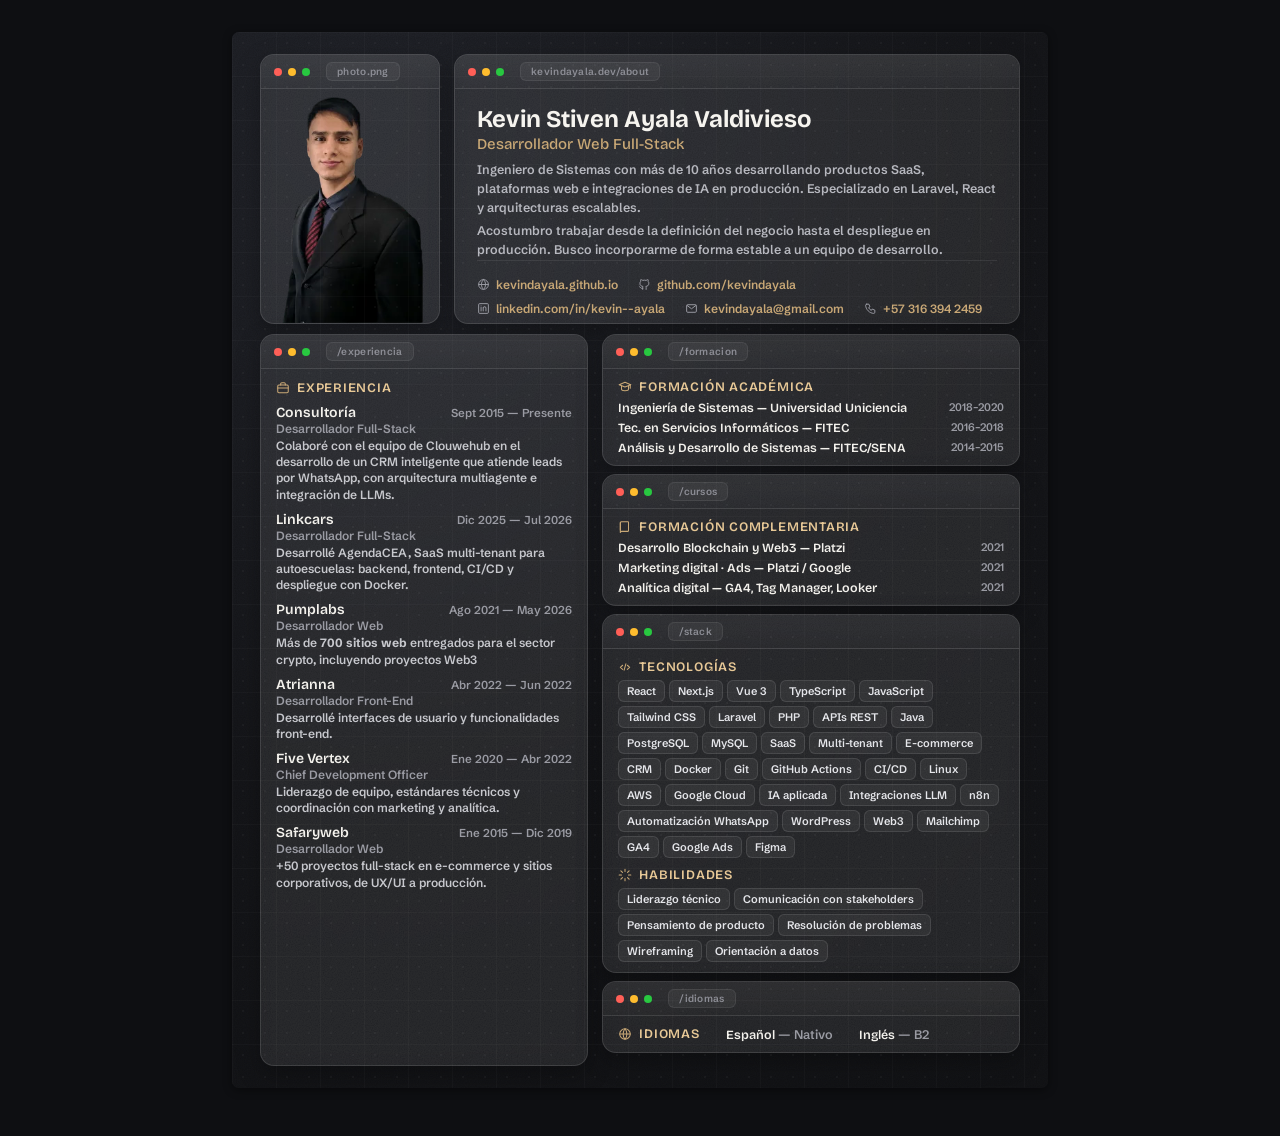
<file: assets/cv-document/index.html>
<!DOCTYPE html>
<html lang="es">
<head>
<meta charset="utf-8">
<meta name="viewport" content="width=device-width,initial-scale=1">
<title>Kevin Stiven Ayala Valdivieso — CV</title>
<style>
@font-face{font-family:'Bricolage Grotesque';font-style:normal;font-weight:400 700;font-stretch:100%;font-display:swap;src:url(assets/fonts/bricolage-latin-ext.woff2) format('woff2');unicode-range:U+0100-02BA,U+02BD-02C5,U+02C7-02CC,U+02CE-02D7,U+02DD-02FF,U+0304,U+0308,U+0329,U+1D00-1DBF,U+1E00-1E9F,U+1EF2-1EFF,U+2020,U+20A0-20AB,U+20AD-20C0,U+2113,U+2C60-2C7F,U+A720-A7FF}@font-face{font-family:'Bricolage Grotesque';font-style:normal;font-weight:400 700;font-stretch:100%;font-display:swap;src:url(assets/fonts/bricolage-latin.woff2) format('woff2');unicode-range:U+0000-00FF,U+0131,U+0152-0153,U+02BB-02BC,U+02C6,U+02DA,U+02DC,U+0304,U+0308,U+0329,U+2000-206F,U+20AC,U+2122,U+2191,U+2193,U+2212,U+2215,U+FEFF,U+FFFD}@font-face{font-family:'Schibsted Grotesk';font-style:normal;font-weight:400 700;font-display:swap;src:url(assets/fonts/schibsted-latin-ext.woff2) format('woff2');unicode-range:U+0100-02BA,U+02BD-02C5,U+02C7-02CC,U+02CE-02D7,U+02DD-02FF,U+0304,U+0308,U+0329,U+1D00-1DBF,U+1E00-1E9F,U+1EF2-1EFF,U+2020,U+20A0-20AB,U+20AD-20C0,U+2113,U+2C60-2C7F,U+A720-A7FF}@font-face{font-family:'Schibsted Grotesk';font-style:normal;font-weight:400 700;font-display:swap;src:url(assets/fonts/schibsted-latin.woff2) format('woff2');unicode-range:U+0000-00FF,U+0131,U+0152-0153,U+02BB-02BC,U+02C6,U+02DA,U+02DC,U+0304,U+0308,U+0329,U+2000-206F,U+20AC,U+2122,U+2191,U+2193,U+2212,U+2215,U+FEFF,U+FFFD}
</style>
<style>
:root{--gold:#c9a876;--gold-hi:#e7c896;--ink:#f3f1ec;--muted:#9a9ba3;--body:#c7c8cd;--glass:rgba(255,255,255,.055);--line:rgba(255,255,255,.12);--font-d:'Bricolage Grotesque',sans-serif;--font-b:'Schibsted Grotesk',sans-serif}
*{box-sizing:border-box;margin:0;padding:0}
html{-webkit-print-color-adjust:exact;print-color-adjust:exact}
body{margin:0;font-family:var(--font-b);font-weight:600;background:#0e0f12;color:var(--ink);min-height:100vh}
a{color:var(--gold);text-decoration:none}a:hover{color:#e0c295;text-decoration:underline}
.desk{padding:2rem 1rem 3rem;display:flex;justify-content:center}
.page{position:relative;width:8.5in;height:11in;overflow:hidden;background:radial-gradient(circle at 15% 8%,#24262d 0%,#17181c 55%,#131417 100%);padding:22px 28px;display:flex;flex-direction:column;gap:10px;color:var(--ink);border-radius:7px;box-shadow:0 2px 10px rgba(0,0,0,.45)}
.noise,.grid,.dots{position:absolute;inset:0;pointer-events:none}
.noise{opacity:.5;mix-blend-mode:overlay;background-image:url("data:image/svg+xml;utf8,<svg xmlns='http://www.w3.org/2000/svg' width='160' height='160'><filter id='n'><feTurbulence type='fractalNoise' baseFrequency='0.9' numOctaves='2' stitchTiles='stitch'/><feColorMatrix type='matrix' values='0 0 0 0 0  0 0 0 0 0  0 0 0 0 0  0 0 0 0.5 0'/></filter><rect width='100%25' height='100%25' filter='url(%23n)'/></svg>")}
.dots{z-index:6;background-image:radial-gradient(rgba(255,255,255,.035) 1px,transparent 1.4px);background-size:22px 22px}
.grid{z-index:6;background-image:linear-gradient(rgba(255,255,255,.022) 1px,transparent 1px),linear-gradient(90deg,rgba(255,255,255,.022) 1px,transparent 1px);background-size:44px 44px}
.blob{position:absolute;z-index:-1;opacity:.5;mix-blend-mode:screen;pointer-events:none}
.blob-tl{top:-180px;right:-200px;width:640px;height:640px}
.blob-br{bottom:-260px;left:-220px;width:600px;height:600px;opacity:.35;transform:rotate(180deg)}
.win{background-color:var(--glass);background-image:url("data:image/svg+xml;utf8,<svg xmlns='http://www.w3.org/2000/svg' width='140' height='140'><filter id='n'><feTurbulence type='fractalNoise' baseFrequency='0.85' numOctaves='2' stitchTiles='stitch'/><feColorMatrix type='matrix' values='0 0 0 0 1  0 0 0 0 1  0 0 0 0 1  0 0 0 0.06 0'/></filter><rect width='100%25' height='100%25' filter='url(%23n)'/></svg>");border:1px solid var(--line);border-radius:14px;backdrop-filter:blur(6px);box-shadow:0 8px 24px rgba(0,0,0,.28);position:relative;overflow:hidden}
.bar{display:flex;align-items:center;gap:6px;padding:7px 13px;border-bottom:1px solid rgba(255,255,255,.08);background:linear-gradient(rgba(255,255,255,.05),rgba(255,255,255,.015));border-radius:14px 14px 0 0}
.dot{width:8px;height:8px;border-radius:50%}
.dot-r{background:#ff5f57}.dot-y{background:#febc2e}.dot-g{background:#28c840}
.addr{margin-left:10px;font-size:10px;letter-spacing:.03em;color:#8e8f97;background:rgba(255,255,255,.05);border:1px solid rgba(255,255,255,.07);border-radius:6px;padding:2px 10px}
.sec-title{font-family:var(--font-d);font-weight:600;font-size:13px;letter-spacing:.06em;text-transform:uppercase;color:var(--gold-hi);display:flex;align-items:center;gap:7px}
.sec-title svg{flex-shrink:0}
.role{font-family:var(--font-d);font-weight:600;color:var(--ink)}
.muted{color:var(--muted)}
.chip{font-size:11px;color:#e5e6ea;background:rgba(255,255,255,.06);border:1px solid rgba(255,255,255,.1);border-radius:6px;padding:3px 8px;white-space:nowrap}
.hero{display:flex;gap:14px;height:270px;position:relative;z-index:1}
.photo-win{width:180px;flex-shrink:0;display:flex;flex-direction:column}
.photo-wrap{flex:1;padding:8px 8px 0;display:flex;min-height:0}
.photo{width:100%;height:100%;object-fit:cover;object-position:48% 50%;border-radius:10px;display:block}
.about-win{flex:1;display:flex;flex-direction:column}
.about-body{flex:1;padding:16px 22px;display:flex;flex-direction:column;justify-content:space-between}
.name{font-family:var(--font-d);font-weight:700;font-size:24px;color:#f6f4ef;white-space:nowrap}
.title{font-family:var(--font-d);font-weight:500;font-size:15px;color:var(--gold);margin-top:2px}
.bio{font-size:12.5px;line-height:1.5;color:#b7b8bf;margin:8px 0 0;max-width:560px}
.bio+.bio{margin-top:5px}
.contact{display:flex;flex-wrap:wrap;gap:9px 20px;font-size:12px;border-top:1px solid rgba(255,255,255,.08);padding-top:16px}
.contact span{display:flex;align-items:center;gap:6px}
.main{display:flex;gap:14px;flex:1;min-height:0;position:relative;z-index:1}
.exp{width:44%;display:flex;flex-direction:column}
.exp-body{padding:11px 15px;display:flex;flex-direction:column;gap:8px}
.job-top{display:flex;justify-content:space-between;align-items:baseline}
.job .role{font-size:14px}.job .muted{font-size:11.5px}
.job .pos{font-size:12px}.job p{font-size:12px;line-height:1.35;margin:2px 0 0;color:var(--body)}
.right{width:56%;display:flex;flex-direction:column;gap:8px}
/* Ninguna ventana de la columna se comprime: evita que el contenido
   quede recortado por el overflow:hidden de .win */
.right>.win{flex:0 0 auto}
.block{padding:10px 15px}
.row{display:flex;justify-content:space-between}.row .role{font-size:12.5px}.row .muted{font-size:11px}
.edu-list,.course-list{display:flex;flex-direction:column;gap:5px}
.chips{display:flex;flex-wrap:wrap;gap:4px;margin-top:5px}
.lang{display:flex;gap:26px;align-items:center}.lang-items{display:flex;gap:26px;font-size:12.5px}
.lang-items .role{font-size:12.5px}
@media print{
@page{size:letter;margin:0}
body{background:#fff}
.desk{padding:0}
.page{border-radius:0;box-shadow:none;margin:0}
}
@media screen and (max-width:9in){
.desk{padding:0}
.page{width:100%;height:auto;min-height:100vh;border-radius:0;box-shadow:none}
.hero{height:auto;flex-direction:column}
.photo-win{width:100%;height:220px}
.name{white-space:normal;font-size:22px}
.main{flex-direction:column}
.exp,.right{width:100%}
}
</style>
</head>
<body>
<div class="desk">
<section class="page">
  <div class="noise" aria-hidden="true"></div>
  <div class="dots" aria-hidden="true"></div>
  <div class="grid" aria-hidden="true"></div>
  <img class="blob blob-tl" src="assets/gradient-blob.webp" alt="" aria-hidden="true">
  <img class="blob blob-br" src="assets/gradient-blob.webp" alt="" aria-hidden="true">

  <div class="hero">
    <div class="win photo-win">
      <div class="bar"><span class="dot dot-r"></span><span class="dot dot-y"></span><span class="dot dot-g"></span><span class="addr">photo.png</span></div>
      <div class="photo-wrap"><img class="photo" src="assets/foto-perfil.webp" alt="Kevin Stiven Ayala Valdivieso" width="164" height="240"></div>
    </div>
    <div class="win about-win">
      <div class="bar"><span class="dot dot-r"></span><span class="dot dot-y"></span><span class="dot dot-g"></span><span class="addr">kevindayala.dev/about</span></div>
      <div class="about-body">
        <div>
          <h1 class="name">Kevin Stiven Ayala Valdivieso</h1>
          <p class="title" data-en="Full-Stack Web Developer">Desarrollador Web Full-Stack</p>
          <p class="bio" data-en="Systems Engineer with over 10 years of experience building SaaS products, web platforms, and production AI integrations. Specialized in Laravel, React, and scalable architectures.">Ingeniero de Sistemas con más de 10 años desarrollando productos SaaS, plataformas web e integraciones de IA en producción. Especializado en Laravel, React y arquitecturas escalables.</p>
          <p class="bio" data-en="I work across the full product lifecycle, from business requirements to production deployment. Looking to join a development team on a full-time basis.">Acostumbro trabajar desde la definición del negocio hasta el despliegue en producción. Busco incorporarme de forma estable a un equipo de desarrollo.</p>
        </div>
        <div class="contact">
          <span class="muted"><svg width="13" height="13" viewBox="0 0 24 24" fill="none" stroke="#9a9ba3" stroke-width="1.8"><circle cx="12" cy="12" r="9"/><path d="M3 12h18M12 3c2.5 2.5 3.8 5.5 3.8 9s-1.3 6.5-3.8 9c-2.5-2.5-3.8-5.5-3.8-9S9.5 5.5 12 3Z" stroke-linecap="round" stroke-linejoin="round"/></svg><a href="https://kevindayala.github.io/">kevindayala.github.io</a></span>
          <span class="muted"><svg width="13" height="13" viewBox="0 0 24 24" fill="none" stroke="#9a9ba3" stroke-width="1.8"><path d="M9 19c-4.3 1.4-4.3-2.5-6-3m12 5v-3.5c0-1 .1-1.4-.5-2 2.8-.3 5.5-1.4 5.5-6a4.6 4.6 0 0 0-1.3-3.2 4.2 4.2 0 0 0-.1-3.2s-1.1-.3-3.5 1.3a12.3 12.3 0 0 0-6.2 0C6.1 2.8 5 3.1 5 3.1a4.2 4.2 0 0 0-.1 3.2A4.6 4.6 0 0 0 3.6 9.5c0 4.6 2.7 5.7 5.5 6-.6.6-.6 1.2-.5 2V21" stroke-linecap="round" stroke-linejoin="round"/></svg><a href="https://github.com/kevindayala">github.com/kevindayala</a></span>
          <span class="muted"><svg width="13" height="13" viewBox="0 0 24 24" fill="none" stroke="#9a9ba3" stroke-width="1.8"><rect x="3" y="3" width="18" height="18" rx="2"/><path d="M7.5 10v6.5M7.5 7.2v.1M11.5 16.5V10m0 0c1.5-2 5-2 5 1.2v5.3" stroke-linecap="round" stroke-linejoin="round"/></svg><a href="https://linkedin.com/in/kevin--ayala">linkedin.com/in/kevin--ayala</a></span>
          <span class="muted"><svg width="13" height="13" viewBox="0 0 24 24" fill="none" stroke="#9a9ba3" stroke-width="1.8"><rect x="3" y="5" width="18" height="14" rx="2"/><path d="m4 6.5 8 6 8-6" stroke-linecap="round" stroke-linejoin="round"/></svg><a href="mailto:kevindayala@gmail.com">kevindayala@gmail.com</a></span>
          <span class="muted"><svg width="13" height="13" viewBox="0 0 24 24" fill="none" stroke="#9a9ba3" stroke-width="1.8"><path d="M5 4h4l2 5-2.5 1.5a11 11 0 0 0 5 5L15 13l5 2v4a2 2 0 0 1-2 2C10.5 21 3 13.5 3 6a2 2 0 0 1 2-2Z" stroke-linecap="round" stroke-linejoin="round"/></svg><a href="tel:+573163942459">+57 316 394 2459</a></span>
          <span class="muted"><svg width="13" height="13" viewBox="0 0 24 24" fill="none" stroke="#9a9ba3" stroke-width="1.8"><path d="M12 21s7-5.2 7-11a7 7 0 1 0-14 0c0 5.8 7 11 7 11Z" stroke-linecap="round" stroke-linejoin="round"/><circle cx="12" cy="10" r="2.5"/></svg>Bucaramanga, Colombia</span>
        </div>
      </div>
    </div>
  </div>

  <div class="main">
    <div class="win exp">
      <div class="bar"><span class="dot dot-r"></span><span class="dot dot-y"></span><span class="dot dot-g"></span><span class="addr">/experiencia</span></div>
      <div class="exp-body">
        <div class="sec-title" data-en="Experience"><svg width="14" height="14" viewBox="0 0 24 24" fill="none" stroke="#c9a876" stroke-width="1.8"><rect x="3" y="7" width="18" height="13" rx="2"/><path d="M8 7V5a2 2 0 0 1 2-2h4a2 2 0 0 1 2 2v2M3 12h18" stroke-linecap="round" stroke-linejoin="round"/></svg>Experiencia</div>
        <div class="job"><div class="job-top"><span class="role" data-en="Consulting">Consultoría</span><span class="muted" data-en="Sep 2015 — Present">Sept 2015 — Presente</span></div><div class="muted pos" data-en="Full-Stack Developer">Desarrollador Full-Stack</div><p data-en="Collaborated with the Clouwehub team to build an intelligent CRM that handles leads via WhatsApp, using a multi-agent architecture and LLM integrations.">Colaboré con el equipo de Clouwehub en el desarrollo de un CRM inteligente que atiende leads por WhatsApp, con arquitectura multiagente e integración de LLMs.</p></div>
        <div class="job"><div class="job-top"><span class="role">Linkcars</span><span class="muted" data-en="Dec 2025 — Jul 2026">Dic 2025 — Jul 2026</span></div><div class="muted pos" data-en="Full-Stack Developer">Desarrollador Full-Stack</div><p data-en="Built AgendaCEA, a multi-tenant SaaS platform for driving schools: backend, frontend, CI/CD, and Docker deployment.">Desarrollé AgendaCEA, SaaS multi-tenant para autoescuelas: backend, frontend, CI/CD y despliegue con Docker.</p></div>
        <div class="job"><div class="job-top"><span class="role">Pumplabs</span><span class="muted" data-en="Aug 2021 — May 2026">Ago 2021 — May 2026</span></div><div class="muted pos" data-en="Web Developer">Desarrollador Web</div><p data-en-html="Delivered more than <strong>700 websites</strong> for the crypto industry, including Web3 projects.">Más de <strong>700 sitios web</strong> entregados para el sector crypto, incluyendo proyectos Web3</p></div>
        <div class="job"><div class="job-top"><span class="role">Atrianna</span><span class="muted" data-en="Apr 2022 — Jun 2022">Abr 2022 — Jun 2022</span></div><div class="muted pos" data-en="Front-End Developer">Desarrollador Front-End</div><p data-en="Developed user interfaces and front-end features.">Desarrollé interfaces de usuario y funcionalidades front-end.</p></div>
        <div class="job"><div class="job-top"><span class="role">Five Vertex</span><span class="muted" data-en="Jan 2020 — Apr 2022">Ene 2020 — Abr 2022</span></div><div class="muted pos">Chief Development Officer</div><p data-en="Led the development team, established technical standards, and coordinated with marketing and analytics.">Liderazgo de equipo, estándares técnicos y coordinación con marketing y analítica.</p></div>
        <div class="job"><div class="job-top"><span class="role">Safaryweb</span><span class="muted" data-en="Jan 2015 — Dec 2019">Ene 2015 — Dic 2019</span></div><div class="muted pos" data-en="Web Developer">Desarrollador Web</div><p data-en="Delivered 50+ full-stack e-commerce and corporate projects, from UX/UI through production.">+50 proyectos full-stack en e-commerce y sitios corporativos, de UX/UI a producción.</p></div>
      </div>
    </div>

    <div class="right">
      <div class="win">
        <div class="bar"><span class="dot dot-r"></span><span class="dot dot-y"></span><span class="dot dot-g"></span><span class="addr">/formacion</span></div>
        <div class="block edu-list">
          <div class="sec-title" data-en="Education"><svg width="14" height="14" viewBox="0 0 24 24" fill="none" stroke="#c9a876" stroke-width="1.8"><path d="M2 8 12 4l10 4-10 4-10-4Z" stroke-linecap="round" stroke-linejoin="round"/><path d="M6 10.5V16c0 1.4 2.7 2.5 6 2.5s6-1.1 6-2.5v-5.5M21 8v6" stroke-linecap="round" stroke-linejoin="round"/></svg>Formación académica</div>
          <div class="row"><span class="role" data-en="Systems Engineering — Uniciencia University">Ingeniería de Sistemas — Universidad Uniciencia</span><span class="muted">2018–2020</span></div>
          <div class="row"><span class="role" data-en="IT Services Technology — FITEC">Tec. en Servicios Informáticos — FITEC</span><span class="muted">2016–2018</span></div>
          <div class="row"><span class="role" data-en="Systems Analysis and Development — FITEC/SENA">Análisis y Desarrollo de Sistemas — FITEC/SENA</span><span class="muted">2014–2015</span></div>
        </div>
      </div>

      <div class="win">
        <div class="bar"><span class="dot dot-r"></span><span class="dot dot-y"></span><span class="dot dot-g"></span><span class="addr">/cursos</span></div>
        <div class="block course-list">
          <div class="sec-title" data-en="Additional training"><svg width="14" height="14" viewBox="0 0 24 24" fill="none" stroke="#c9a876" stroke-width="1.8"><path d="M4 4.5A2 2 0 0 1 6 3h11a1 1 0 0 1 1 1v14.5a1 1 0 0 1-1 1H6a2 2 0 0 0-2 2z" stroke-linecap="round" stroke-linejoin="round"/><path d="M4 4.5V17" stroke-linecap="round"/></svg>Formación complementaria</div>
          <div class="row"><span class="role" data-en="Blockchain and Web3 Development — Platzi">Desarrollo Blockchain y Web3 — Platzi</span><span class="muted">2021</span></div>
          <div class="row"><span class="role" data-en="Digital Marketing · Ads — Platzi / Google">Marketing digital · Ads — Platzi / Google</span><span class="muted">2021</span></div>
          <div class="row"><span class="role" data-en="Digital Analytics — GA4, Tag Manager, Looker">Analítica digital — GA4, Tag Manager, Looker</span><span class="muted">2021</span></div>
        </div>
      </div>

      <div class="win">
        <div class="bar"><span class="dot dot-r"></span><span class="dot dot-y"></span><span class="dot dot-g"></span><span class="addr">/stack</span></div>
        <div class="block">
          <div class="sec-title" data-en="Technologies"><svg width="14" height="14" viewBox="0 0 24 24" fill="none" stroke="#c9a876" stroke-width="1.8"><path d="m8 9-4 3.5L8 16M16 9l4 3.5L16 16M13.5 6.5l-3 11" stroke-linecap="round" stroke-linejoin="round"/></svg>Tecnologías</div>
          <div class="chips">
            <span class="chip">React</span><span class="chip">Next.js</span><span class="chip">Vue 3</span><span class="chip">TypeScript</span><span class="chip">JavaScript</span><span class="chip">Tailwind CSS</span>
            <span class="chip">Laravel</span><span class="chip">PHP</span><span class="chip">APIs REST</span><span class="chip">Java</span>
            <span class="chip">PostgreSQL</span><span class="chip">MySQL</span>
            <span class="chip">SaaS</span><span class="chip">Multi-tenant</span><span class="chip" data-en="E-commerce">E-commerce</span><span class="chip">CRM</span>
            <span class="chip">Docker</span><span class="chip">Git</span><span class="chip">GitHub Actions</span><span class="chip">CI/CD</span><span class="chip">Linux</span>
            <span class="chip">AWS</span><span class="chip">Google Cloud</span>
            <span class="chip" data-en="Applied AI">IA aplicada</span><span class="chip" data-en="LLM Integrations">Integraciones LLM</span><span class="chip">n8n</span><span class="chip" data-en="WhatsApp Automation">Automatización WhatsApp</span>
            <span class="chip">WordPress</span>
            <span class="chip">Web3</span>
            <span class="chip">Mailchimp</span>
            <span class="chip">GA4</span><span class="chip">Google Ads</span>
            <span class="chip">Figma</span>
          </div>
          <div class="sec-title" data-en="Skills" style="margin-top:9px"><svg width="14" height="14" viewBox="0 0 24 24" fill="none" stroke="#c9a876" stroke-width="1.8"><path d="M12 2v4M12 18v4M4.9 4.9l2.8 2.8M16.3 16.3l2.8 2.8M2 12h4M18 12h4M4.9 19.1l2.8-2.8M16.3 7.7l2.8-2.8" stroke-linecap="round" stroke-linejoin="round"/></svg>Habilidades</div>
          <div class="chips">
            <span class="chip" data-en="Technical Leadership">Liderazgo técnico</span><span class="chip" data-en="Stakeholder Communication">Comunicación con stakeholders</span><span class="chip" data-en="Product Thinking">Pensamiento de producto</span>
            <span class="chip" data-en="Problem Solving">Resolución de problemas</span><span class="chip">Wireframing</span><span class="chip" data-en="Data-Driven Decisions">Orientación a datos</span>
          </div>
        </div>
      </div>

      <div class="win">
        <div class="bar"><span class="dot dot-r"></span><span class="dot dot-y"></span><span class="dot dot-g"></span><span class="addr">/idiomas</span></div>
        <div class="block lang">
          <div class="sec-title" data-en="Languages"><svg width="14" height="14" viewBox="0 0 24 24" fill="none" stroke="#c9a876" stroke-width="1.8"><circle cx="12" cy="12" r="9"/><path d="M3 12h18M12 3a14 14 0 0 1 0 18 14 14 0 0 1 0-18Z" stroke-linecap="round" stroke-linejoin="round"/></svg>Idiomas</div>
          <div class="lang-items">
            <span><span class="role" data-en="Spanish">Español</span> <span class="muted" data-en="— Native">— Nativo</span></span>
            <span><span class="role" data-en="English">Inglés</span> <span class="muted">— B2</span></span>
          </div>
        </div>
      </div>
    </div>
  </div>
</section>
</div>
<script>
(() => {
  if (new URLSearchParams(location.search).get('lang') !== 'en') return;
  document.documentElement.lang = 'en';
  document.title = 'Kevin Stiven Ayala Valdivieso — Resume';
  document.querySelectorAll('[data-en]').forEach((el) => {
    const textNode = Array.from(el.childNodes).find((node) => node.nodeType === Node.TEXT_NODE);
    if (el.querySelector('svg') && textNode) textNode.nodeValue = el.dataset.en;
    else el.textContent = el.dataset.en;
  });
  document.querySelectorAll('[data-en-html]').forEach((el) => {
    el.innerHTML = el.dataset.enHtml;
  });
  const paths = {
    '/experiencia': '/experience',
    '/formacion': '/education',
    '/cursos': '/training',
    '/idiomas': '/languages'
  };
  document.querySelectorAll('.addr').forEach((el) => {
    if (paths[el.textContent]) el.textContent = paths[el.textContent];
  });
})();
</script>
</body>
</html>
</file>
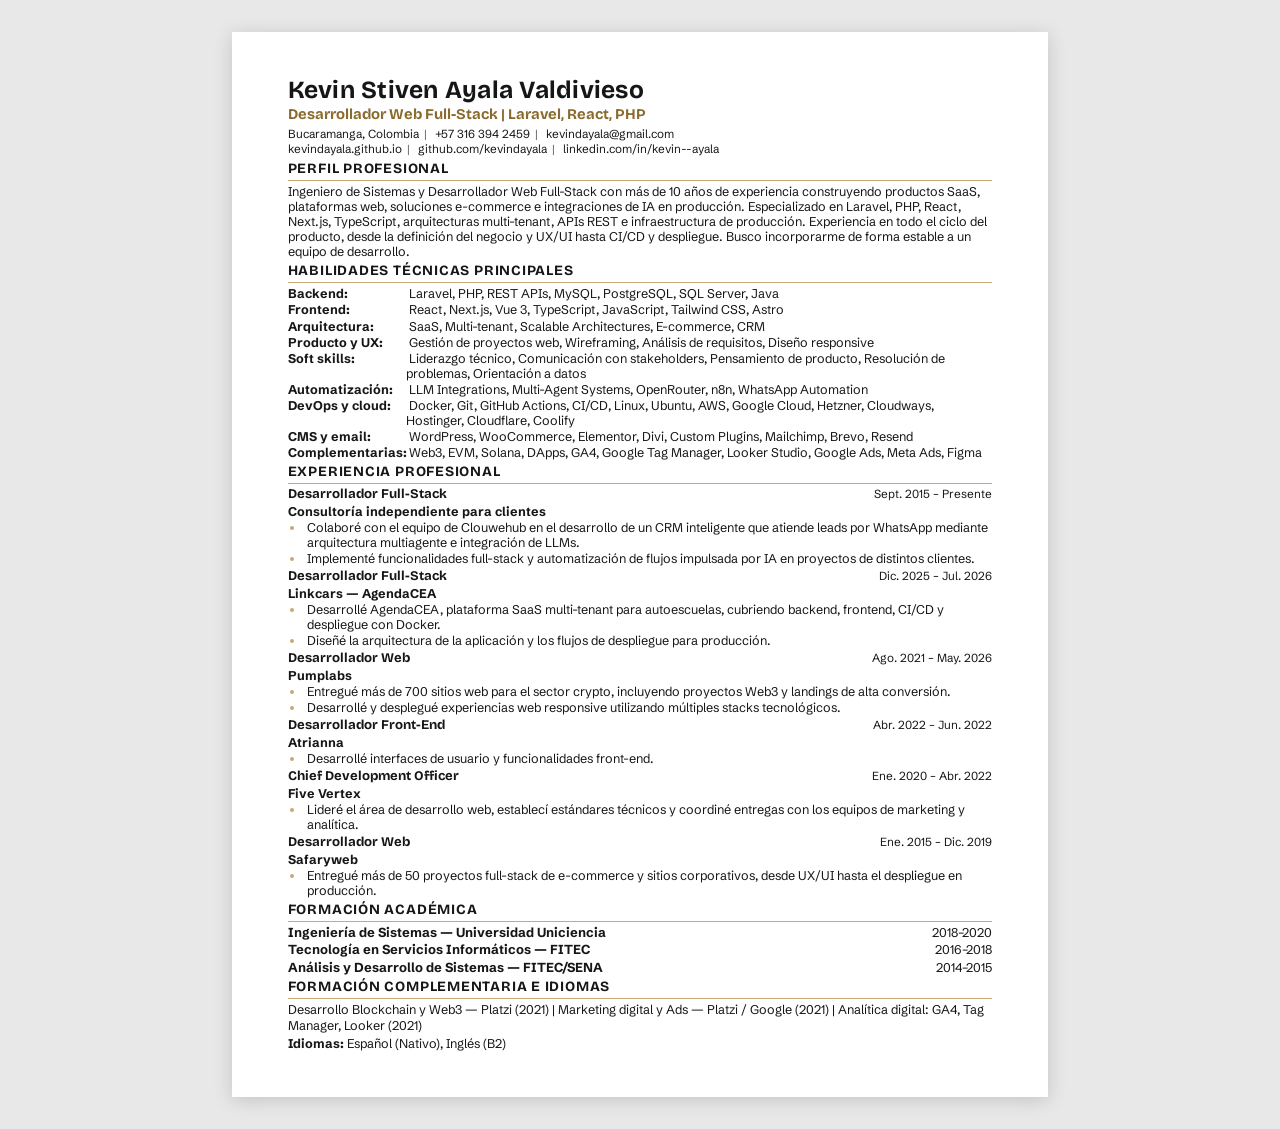
<file: assets/cv-document/ats.html>
<!DOCTYPE html>
<html lang="es">
<head>
<meta charset="utf-8">
<meta name="viewport" content="width=device-width,initial-scale=1">
<title>Kevin Stiven Ayala Valdivieso — CV ATS</title>
<style>
@font-face{font-family:'Bricolage Grotesque';font-style:normal;font-weight:400 700;font-stretch:100%;font-display:swap;src:url(assets/fonts/bricolage-latin-ext.woff2) format('woff2');unicode-range:U+0100-02BA,U+02BD-02C5,U+02C7-02CC,U+02CE-02D7,U+02DD-02FF,U+0304,U+0308,U+0329,U+1D00-1DBF,U+1E00-1E9F,U+1EF2-1EFF,U+2020,U+20A0-20AB,U+20AD-20C0,U+2113,U+2C60-2C7F,U+A720-A7FF}@font-face{font-family:'Bricolage Grotesque';font-style:normal;font-weight:400 700;font-stretch:100%;font-display:swap;src:url(assets/fonts/bricolage-latin.woff2) format('woff2');unicode-range:U+0000-00FF,U+0131,U+0152-0153,U+02BB-02BC,U+02C6,U+02DA,U+02DC,U+0304,U+0308,U+0329,U+2000-206F,U+20AC,U+2122,U+2191,U+2193,U+2212,U+2215,U+FEFF,U+FFFD}@font-face{font-family:'Schibsted Grotesk';font-style:normal;font-weight:400 700;font-display:swap;src:url(assets/fonts/schibsted-latin-ext.woff2) format('woff2');unicode-range:U+0100-02BA,U+02BD-02C5,U+02C7-02CC,U+02CE-02D7,U+02DD-02FF,U+0304,U+0308,U+0329,U+1D00-1DBF,U+1E00-1E9F,U+1EF2-1EFF,U+2020,U+20A0-20AB,U+20AD-20C0,U+2113,U+2C60-2C7F,U+A720-A7FF}@font-face{font-family:'Schibsted Grotesk';font-style:normal;font-weight:400 700;font-display:swap;src:url(assets/fonts/schibsted-latin.woff2) format('woff2');unicode-range:U+0000-00FF,U+0131,U+0152-0153,U+02BB-02BC,U+02C6,U+02DA,U+02DC,U+0304,U+0308,U+0329,U+2000-206F,U+20AC,U+2122,U+2191,U+2193,U+2212,U+2215,U+FEFF,U+FFFD}
:root{--accent:#8a6b2e;--accent-line:#c9a876;--font-d:'Bricolage Grotesque',Arial,sans-serif;--font-b:'Schibsted Grotesk',Arial,Helvetica,sans-serif}
@page{size:letter;margin:.3in .55in}
*{box-sizing:border-box}
html{-webkit-print-color-adjust:exact;print-color-adjust:exact}
body{margin:0;background:#fff;color:#161616;font-family:var(--font-b);font-size:9.5pt;line-height:1.19}
main{max-width:8.5in;margin:0 auto}
h1,h2,h3,p,ul{margin:0}
h1{font-family:var(--font-d);font-weight:700;font-size:18.5pt;line-height:1.05;letter-spacing:.01em}
.headline{font-family:var(--font-d);font-size:11.1pt;font-weight:700;color:var(--accent);margin-top:2px}
.contact{font-size:8.8pt;margin-top:3px;line-height:1.3}
.contact a{color:#161616;text-decoration:none}
.sep{padding:0 5px;color:#666}
section{margin-top:4px}
h2{font-family:var(--font-d);font-weight:700;font-size:10.6pt;line-height:1.2;text-transform:uppercase;letter-spacing:.055em;border-bottom:1.6px solid var(--accent-line);padding-bottom:2px;margin-bottom:3px}
h2{break-after:avoid-page;page-break-after:avoid}
.summary{font-size:9.5pt}
.skills{display:flex;flex-direction:column;gap:1px}
.skills p{padding-left:118px;text-indent:-118px}
.skills strong{display:inline-block;width:118px;text-indent:0}
.job{margin-top:3px}
.job{break-inside:avoid-page;page-break-inside:avoid}
.job:first-of-type{margin-top:0}
.job-head{display:flex;justify-content:space-between;align-items:baseline;gap:12px}
.job-head h3{font-family:var(--font-d);font-weight:700;font-size:9.9pt}
.date{font-size:8.8pt;white-space:nowrap}
.company{font-weight:700;margin-top:1px}
ul{padding-left:17px;margin-top:1px}
li{padding-left:2px;margin-top:1px}
li::marker{color:var(--accent-line)}
.edu{margin-top:2px}
.edu:first-of-type{margin-top:0}
.edu-head{display:flex;justify-content:space-between;gap:12px}
.edu-head strong{font-size:9.8pt}
.plain{margin-top:3px}
.keep-together{break-inside:avoid-page;page-break-inside:avoid}
@media screen{
body{padding:32px;background:#e8e8e8}
main{background:#fff;padding:.48in .58in;box-shadow:0 3px 18px rgba(0,0,0,.16)}
}
@media print{
body{background:#fff}
main{max-width:none}
}
</style>
</head>
<body>
<main>
  <header>
    <h1>Kevin Stiven Ayala Valdivieso</h1>
    <p class="headline" data-en="Full-Stack Web Developer | Laravel, React, PHP">Desarrollador Web Full-Stack | Laravel, React, PHP</p>
    <p class="contact">
      Bucaramanga, Colombia<span class="sep">|</span>
      <a href="tel:+573163942459">+57 316 394 2459</a><span class="sep">|</span>
      <a href="mailto:kevindayala@gmail.com">kevindayala@gmail.com</a><br>
      <a href="https://kevindayala.github.io/">kevindayala.github.io</a><span class="sep">|</span>
      <a href="https://github.com/kevindayala">github.com/kevindayala</a><span class="sep">|</span>
      <a href="https://linkedin.com/in/kevin--ayala">linkedin.com/in/kevin--ayala</a>
    </p>
  </header>

  <section>
    <h2 data-en="Professional Summary">Perfil profesional</h2>
    <p class="summary" data-en="Systems Engineer and Full-Stack Web Developer with 10+ years of experience building SaaS products, web platforms, e-commerce solutions, and production AI integrations. Specialized in Laravel, PHP, React, Next.js, TypeScript, multi-tenant architectures, REST APIs, and production infrastructure. Experienced across the full product lifecycle, from business requirements and UX/UI to CI/CD and deployment. Looking to join a development team on a full-time basis.">
      Ingeniero de Sistemas y Desarrollador Web Full-Stack con más de 10 años de experiencia construyendo productos SaaS, plataformas web, soluciones e-commerce e integraciones de IA en producción. Especializado en Laravel, PHP, React, Next.js, TypeScript, arquitecturas multi-tenant, APIs REST e infraestructura de producción. Experiencia en todo el ciclo del producto, desde la definición del negocio y UX/UI hasta CI/CD y despliegue. Busco incorporarme de forma estable a un equipo de desarrollo.
    </p>
  </section>

  <section>
    <h2 data-en="Core Technical Skills">Habilidades técnicas principales</h2>
    <div class="skills">
      <p><strong data-en="Backend:">Backend:</strong> Laravel, PHP, REST APIs, MySQL, PostgreSQL, SQL Server, Java</p>
      <p><strong data-en="Frontend:">Frontend:</strong> React, Next.js, Vue 3, TypeScript, JavaScript, Tailwind CSS, Astro</p>
      <p><strong data-en="Architecture:">Arquitectura:</strong> SaaS, Multi-tenant, Scalable Architectures, E-commerce, CRM</p>
      <p><strong data-en="Product &amp; UX:">Producto y UX:</strong> <span data-en="Web Project Management, Wireframing, Requirements Analysis, Responsive Design">Gestión de proyectos web, Wireframing, Análisis de requisitos, Diseño responsive</span></p>
      <p><strong data-en="Soft Skills:">Soft skills:</strong> <span data-en="Technical Leadership, Stakeholder Communication, Product Thinking, Problem Solving, Data-Driven Decision Making">Liderazgo técnico, Comunicación con stakeholders, Pensamiento de producto, Resolución de problemas, Orientación a datos</span></p>
      <p><strong data-en="AI &amp; Automation:">Automatización:</strong> LLM Integrations, Multi-Agent Systems, OpenRouter, n8n, WhatsApp Automation</p>
      <p><strong data-en="DevOps &amp; Cloud:">DevOps y cloud:</strong> Docker, Git, GitHub Actions, CI/CD, Linux, Ubuntu, AWS, Google Cloud, Hetzner, Cloudways, Hostinger, Cloudflare, Coolify</p>
      <p><strong data-en="CMS &amp; Email:">CMS y email:</strong> WordPress, WooCommerce, Elementor, Divi, Custom Plugins, Mailchimp, Brevo, Resend</p>
      <p><strong data-en="Additional:">Complementarias:</strong> Web3, EVM, Solana, DApps, GA4, Google Tag Manager, Looker Studio, Google Ads, Meta Ads, Figma</p>
    </div>
  </section>

  <section>
    <h2 data-en="Professional Experience">Experiencia profesional</h2>

    <article class="job">
      <div class="job-head"><h3 data-en="Full-Stack Developer">Desarrollador Full-Stack</h3><span class="date" data-en="Sep 2015 – Present">Sept. 2015 – Presente</span></div>
      <p class="company" data-en="Independent Consulting for Clients">Consultoría independiente para clientes</p>
      <ul>
        <li data-en="Collaborated with the Clouwehub team to build an intelligent CRM that handles leads through WhatsApp using a multi-agent architecture and LLM integrations.">Colaboré con el equipo de Clouwehub en el desarrollo de un CRM inteligente que atiende leads por WhatsApp mediante arquitectura multiagente e integración de LLMs.</li>
        <li data-en="Implemented full-stack product features and AI-driven workflow automation across client projects.">Implementé funcionalidades full-stack y automatización de flujos impulsada por IA en proyectos de distintos clientes.</li>
      </ul>
    </article>

    <article class="job">
      <div class="job-head"><h3 data-en="Full-Stack Developer">Desarrollador Full-Stack</h3><span class="date" data-en="Dec 2025 – Jul 2026">Dic. 2025 – Jul. 2026</span></div>
      <p class="company">Linkcars — AgendaCEA</p>
      <ul>
        <li data-en="Built AgendaCEA, a multi-tenant SaaS platform for driving schools, covering backend, frontend, CI/CD, and Docker deployment.">Desarrollé AgendaCEA, plataforma SaaS multi-tenant para autoescuelas, cubriendo backend, frontend, CI/CD y despliegue con Docker.</li>
        <li data-en="Designed production-ready application architecture and deployment workflows.">Diseñé la arquitectura de la aplicación y los flujos de despliegue para producción.</li>
      </ul>
    </article>

    <article class="job">
      <div class="job-head"><h3 data-en="Web Developer">Desarrollador Web</h3><span class="date" data-en="Aug 2021 – May 2026">Ago. 2021 – May. 2026</span></div>
      <p class="company">Pumplabs</p>
      <ul>
        <li data-en="Delivered 700+ websites for the crypto industry, including Web3 projects and high-conversion landing pages.">Entregué más de 700 sitios web para el sector crypto, incluyendo proyectos Web3 y landings de alta conversión.</li>
        <li data-en="Developed and deployed responsive web experiences across multiple technology stacks.">Desarrollé y desplegué experiencias web responsive utilizando múltiples stacks tecnológicos.</li>
      </ul>
    </article>

    <article class="job">
      <div class="job-head"><h3 data-en="Front-End Developer">Desarrollador Front-End</h3><span class="date" data-en="Apr 2022 – Jun 2022">Abr. 2022 – Jun. 2022</span></div>
      <p class="company">Atrianna</p>
      <ul>
        <li data-en="Developed user interfaces and front-end features.">Desarrollé interfaces de usuario y funcionalidades front-end.</li>
      </ul>
    </article>

    <article class="job">
      <div class="job-head"><h3>Chief Development Officer</h3><span class="date" data-en="Jan 2020 – Apr 2022">Ene. 2020 – Abr. 2022</span></div>
      <p class="company">Five Vertex</p>
      <ul>
        <li data-en="Led the web development function, established technical standards, and coordinated delivery with marketing and analytics teams.">Lideré el área de desarrollo web, establecí estándares técnicos y coordiné entregas con los equipos de marketing y analítica.</li>
      </ul>
    </article>

    <article class="job">
      <div class="job-head"><h3 data-en="Web Developer">Desarrollador Web</h3><span class="date" data-en="Jan 2015 – Dec 2019">Ene. 2015 – Dic. 2019</span></div>
      <p class="company">Safaryweb</p>
      <ul>
        <li data-en="Delivered 50+ full-stack e-commerce and corporate web projects, from UX/UI through production deployment.">Entregué más de 50 proyectos full-stack de e-commerce y sitios corporativos, desde UX/UI hasta el despliegue en producción.</li>
      </ul>
    </article>
  </section>

  <section class="keep-together">
    <h2 data-en="Education">Formación académica</h2>
    <div class="edu"><div class="edu-head"><strong data-en="Systems Engineering — Uniciencia University">Ingeniería de Sistemas — Universidad Uniciencia</strong><span>2018–2020</span></div></div>
    <div class="edu"><div class="edu-head"><strong data-en="IT Services Technology — FITEC">Tecnología en Servicios Informáticos — FITEC</strong><span>2016–2018</span></div></div>
    <div class="edu"><div class="edu-head"><strong data-en="Systems Analysis and Development — FITEC/SENA">Análisis y Desarrollo de Sistemas — FITEC/SENA</strong><span>2014–2015</span></div></div>
  </section>

  <section class="keep-together">
    <h2 data-en="Additional Training &amp; Languages">Formación complementaria e idiomas</h2>
    <p class="plain" data-en="Blockchain and Web3 Development — Platzi (2021) | Digital Marketing and Ads — Platzi / Google (2021) | Digital Analytics: GA4, Tag Manager, Looker (2021)">
      Desarrollo Blockchain y Web3 — Platzi (2021) | Marketing digital y Ads — Platzi / Google (2021) | Analítica digital: GA4, Tag Manager, Looker (2021)
    </p>
    <p class="plain"><strong data-en="Languages:">Idiomas:</strong> <span data-en="Spanish (Native), English (B2)">Español (Nativo), Inglés (B2)</span></p>
  </section>
</main>
<script>
(() => {
  if (new URLSearchParams(location.search).get('lang') !== 'en') return;
  document.documentElement.lang = 'en';
  document.title = 'Kevin Stiven Ayala Valdivieso — ATS Resume';
  document.querySelectorAll('[data-en]').forEach((el) => {
    el.textContent = el.dataset.en;
  });
})();
</script>
</body>
</html>
</file>
